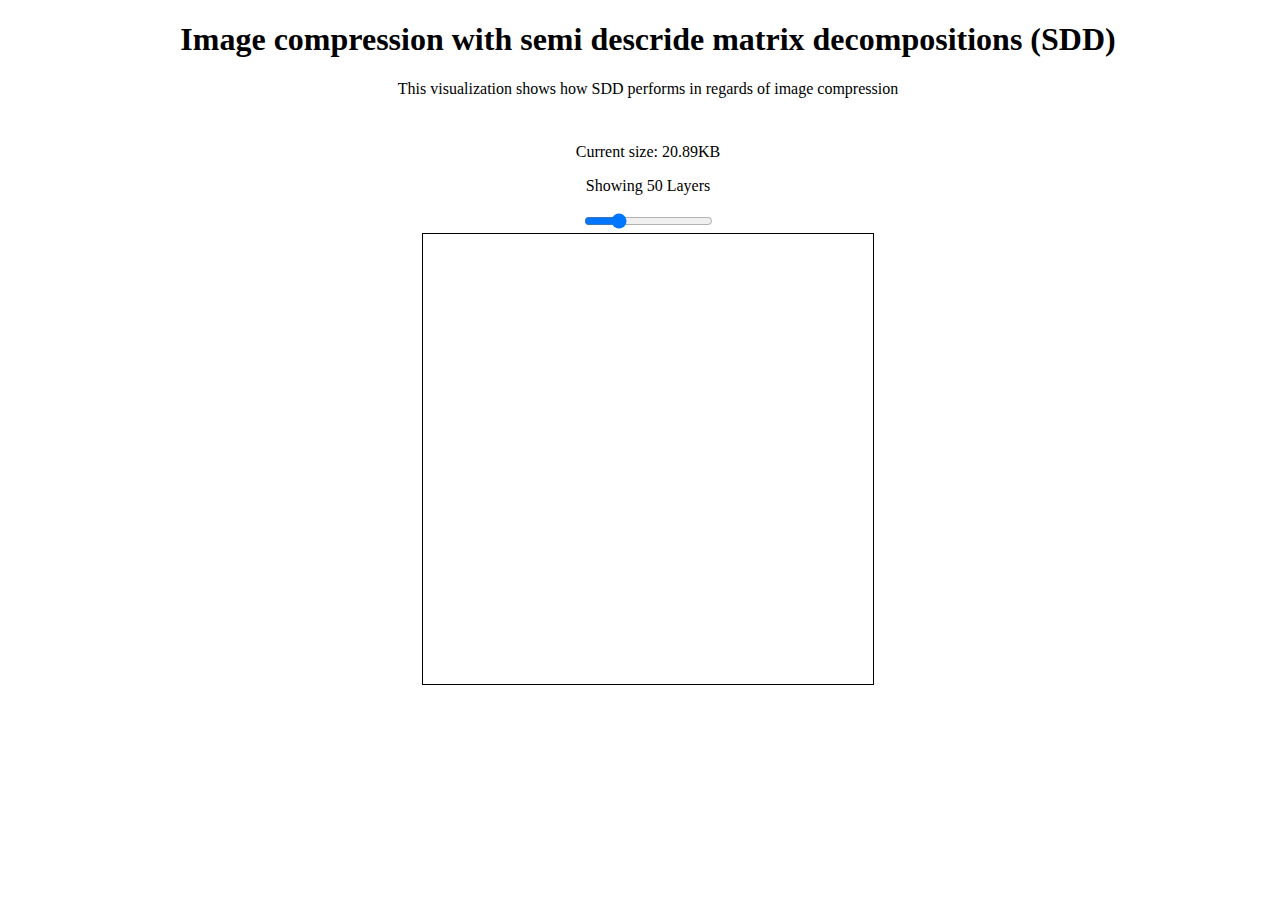
<file: visualization/index.html>
<!DOCTYPE html>
<html lang="en">

<head>
    <meta charset="UTF-8">
    <meta name="viewport" content="width=device-width, initial-scale=1.0">
    <title>Image compression with semi descride matrix decompositions</title>
    <script src="jquery.min.js"></script>
    <script src="sdd.js"></script>
    <link rel="stylesheet" href="style.css">
    <link href="/examples/out/">
</head>

<body>

    <h1 id='title'>Image compression with semi descride matrix decompositions (SDD)</h1>
    <p id='summary'>This visualization shows how SDD performs in regards of image compression</p>

    <div id='picture_gallery'>
        <div id='picture_1' class="gallery-picture">

        </div>

        <div id='picture_2' class="gallery-picture">

        </div>
    </div>

    <div id='original_picture'></div>

    <p id="size">Current size: 20.89KB</p>
    <p id="layers">Showing 50 Layers</p>

    <div id='slider'>
        <input id="input" type="range" min="1" , max="200" , value="50">
    </div>

    <div id='sdd_picture'>
        <canvas id="canvas" width="512" , height="512"></canvas>
    </div>

    <!-- add footer -->
</body>

</html>
</file>
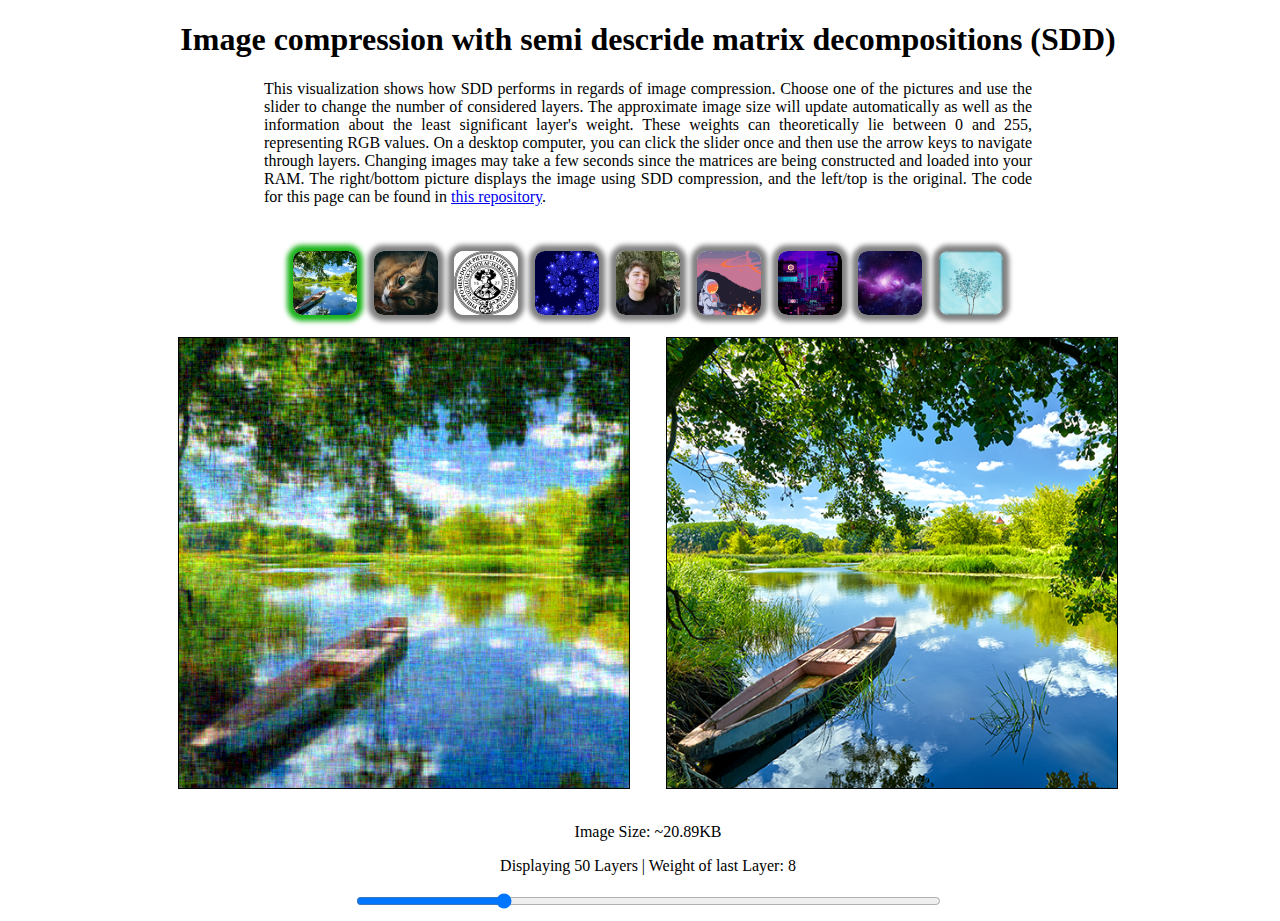
<file: SDD.html>
<!DOCTYPE html>
<html lang="en">

<head>
    <meta charset="UTF-8">
    <meta name="viewport" content="width=device-width, initial-scale=1.0">
    <title>Image compression with semi descride matrix decompositions</title>
    <script src="SDD/visualization/jquery.min.js"></script>
    <script src="SDD/visualization/sdd.js" defer></script>
    <link rel="stylesheet" href="SDD/visualization/style.css">
    <link href="SDD/examples/out/">
</head>

<body>

    <h1 id='title'>Image compression with semi descride matrix decompositions (SDD)</h1>
    <p id='summary'>
        This visualization shows how SDD performs in regards of image compression.
        Choose one of the pictures and use the slider to change the number of considered layers.
        The approximate image size will update automatically as well as the information about the least significant
        layer's weight.
        These weights can theoretically lie between 0 and 255, representing RGB values.
        On a desktop computer, you can click the slider once and then use the arrow keys to navigate through layers.
        Changing images may take a few seconds since the matrices are being constructed and loaded into your RAM. The
        right/bottom picture displays the image using SDD compression, and the left/top is the original. The code for
        this page can be found in <a href="https://www.github.com/Jakob-L-M/SDD">this repository</a>.
    </p>

    <div id='picture_selection'>
        <input class="picture_button" id="boat" type="image" src="SDD/examples/in/boat.png"
            onclick="change_picture('boat')" />
        <input class="picture_button" id="cat" type="image" src="SDD/examples/in/cat.png"
            onclick="change_picture('cat')" />
        <input class="picture_button" id="logo" type="image" src="SDD/examples/in/logo.png"
            onclick="change_picture('logo')" />
        <input class="picture_button" id="mandelbrot" type="image" src="SDD/examples/in/mandelbrot.png"
            onclick="change_picture('mandelbrot')" />
        <input class="picture_button" id="person" type="image" src="SDD/examples/in/person.png"
            onclick="change_picture('person')" />
        <input class="picture_button" id="pixelart_2" type="image" src="SDD/examples/in/pixelart_2.png"
            onclick="change_picture('pixelart_2')" />
        <input class="picture_button" id="pixelart" type="image" src="SDD/examples/in/pixelart.png"
            onclick="change_picture('pixelart')" />
        <input class="picture_button" id="space" type="image" src="SDD/examples/in/space.png"
            onclick="change_picture('space')" />
        <input class="picture_button" id="tree" type="image" src="SDD/examples/in/tree.png"
            onclick="change_picture('tree')" />
    </div>

    <div id="loading">
        <img src="SDD/visualization/Loading.gif">
        <h1>Loading...</h1>
    </div>

    <div id="interactions">
        <div class="picture_box">

            <div class='picture'>
                <canvas id="sdd_canvas" , width="512" , height="512"></canvas>
            </div>

            <div class='picture'>
                <canvas id='original_canvas' , width="512" , height="512"></canvas>
            </div>
        </div>

        <p id="size">Image Size: ~20.89KB</p>
        <p id="layers">Displaying 50 Layers</p>

        <div id='slider'>
            <input id="slider_input" type="range" min="1" , max="200" , value="50">
        </div>
    </div>
    <!-- add footer -->
</body>

</html>
</file>
<file: visualization/style.css>
body {
    width: 100%;
    height: 100%;
    text-align: center;
    overflow-x: hidden;
}

canvas {
    border: 1px solid black;
    width: 50vmin;
    margin: auto;
}

.picture {
    display: flex;
    justify-content: center;
    position: relative;
    margin: 2vmin;
}

#loading {
    width: 100vw;
    height: 0px;
    z-index: 1;
    top: 0%;
    visibility: visible;
    background-color: white;
}

#loading img {
    width: 55vmin;
}

#interactions {
    visibility: hidden;
}

.picture_button {
    width: 5vw;
    height: 5vw;
    margin-left: 0.5vw;
    margin-right: 0.5vw;
    border-radius: 15%;
    box-shadow: 0vmin 0vmin 0.45vw 0.45vw gray;
}

#summary {
    position: relative;
    width: 60vw;
    left: 20vw;
    margin-bottom: 5vh;
}

#slider_input {
    width: 65vmin;
}

.picture_box {
    display: flex;
    flex-wrap: wrap-reverse;
    width: 100vw;
    align-content:space-between;
    position: relative;
    padding: 0;
    margin: 0;
    align-items:center;
    justify-content: center;
  }
</file>
<file: SDD/visualization/style.css>
body {
    width: 100%;
    height: 100%;
    text-align: center;
    overflow-x: hidden;
}

canvas {
    border: 1px solid black;
    width: 50vmin;
    margin: auto;
}

.picture {
    display: flex;
    justify-content: center;
    position: relative;
    margin: 2vmin;
}

#loading {
    width: 100vw;
    height: 0px;
    z-index: 1;
    top: 0%;
    visibility: visible;
    background-color: white;
}

#loading img {
    width: 55vmin;
}

#interactions {
    visibility: hidden;
}

.picture_button {
    width: 5vw;
    height: 5vw;
    margin-left: 0.5vw;
    margin-right: 0.5vw;
    border-radius: 15%;
    box-shadow: 0vmin 0vmin 0.45vw 0.45vw gray;
}

#summary {
    position: relative;
    width: 60vw;
    left: 20vw;
    margin-bottom: 5vh;
    text-align: justify;
}

#slider_input {
    width: 65vmin;
}

.picture_box {
    display: flex;
    flex-wrap: wrap-reverse;
    width: 100vw;
    align-content:space-between;
    position: relative;
    padding: 0;
    margin: 0;
    align-items:center;
    justify-content: center;
  }
</file>
